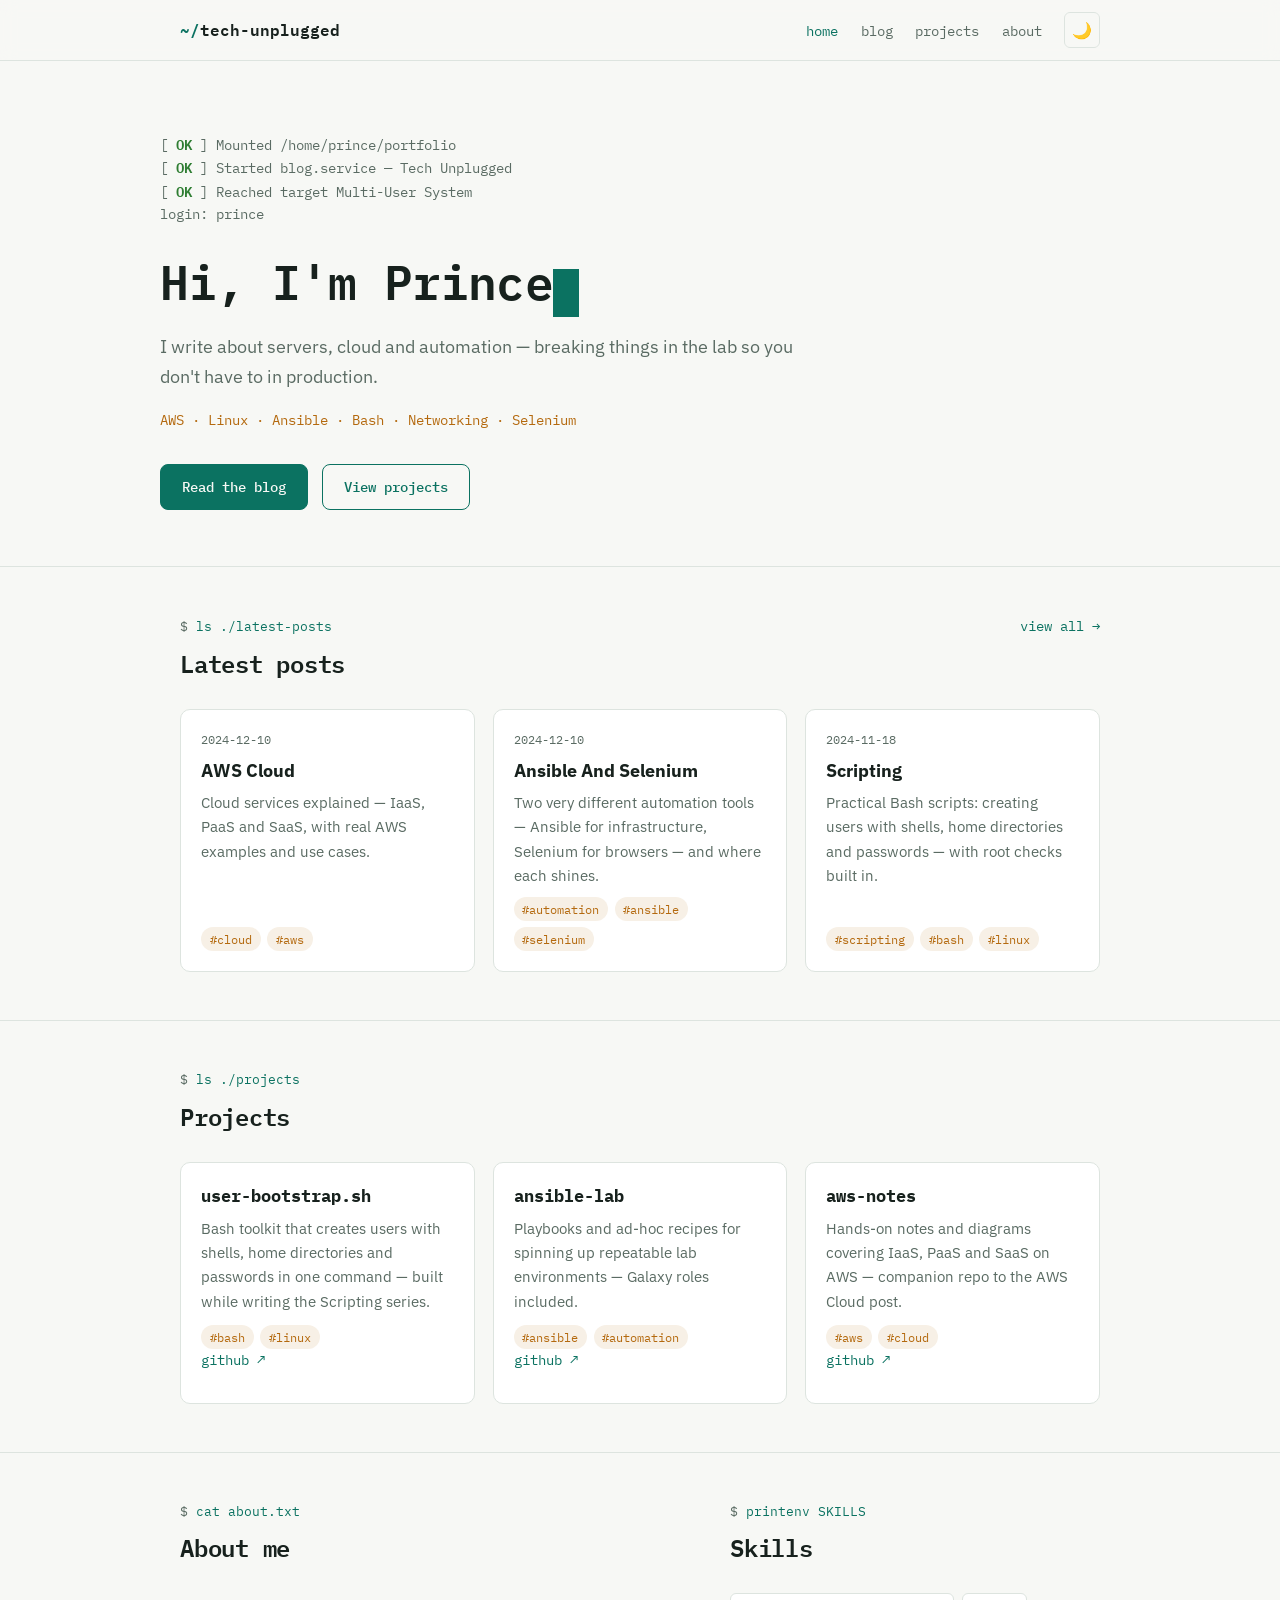
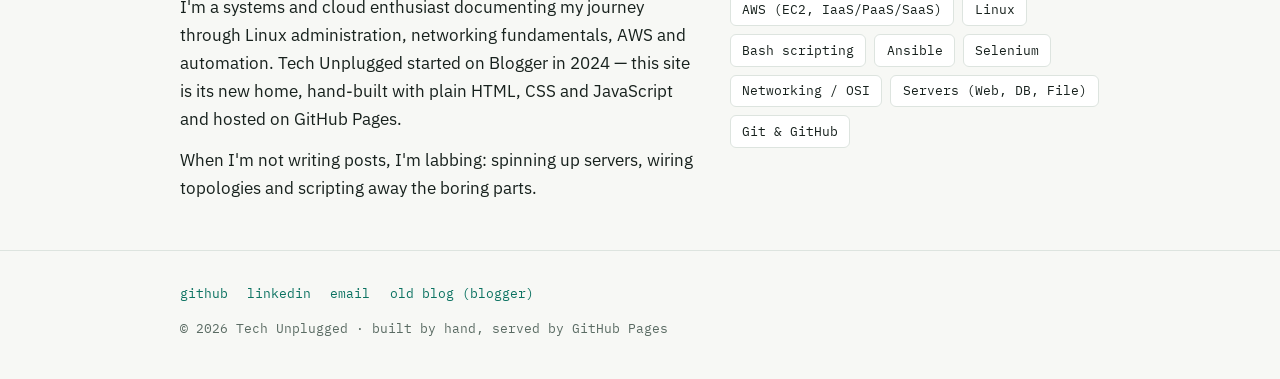
<file: index.html>
<!DOCTYPE html>
<html lang="en">
<head>
  <meta charset="UTF-8" />
  <meta name="viewport" content="width=device-width, initial-scale=1.0" />
  <title>Tech Unplugged — DevOps, Cloud & Linux</title>
  <meta name="description" content="Portfolio and blog of Prince — DevOps, AWS Cloud, Linux, Networking and Automation." />
  <link rel="preconnect" href="https://fonts.googleapis.com" />
  <link rel="preconnect" href="https://fonts.gstatic.com" crossorigin />
  <link href="https://fonts.googleapis.com/css2?family=IBM+Plex+Mono:wght@400;500;600&family=IBM+Plex+Sans:wght@400;500;600&display=swap" rel="stylesheet" />
  <link rel="stylesheet" href="css/style.css" />
</head>
<body>

  <nav class="nav">
    <div class="container nav-inner">
      <a class="brand" href="index.html"><span class="prompt">~/</span>tech-unplugged</a>
      <ul class="nav-links">
        <li><a href="index.html" class="active">home</a></li>
        <li><a href="blog.html">blog</a></li>
        <li><a href="index.html#projects">projects</a></li>
        <li><a href="index.html#about">about</a></li>
        <li><button id="theme-toggle" aria-label="Toggle dark mode">🌙</button></li>
      </ul>
    </div>
  </nav>

  <header class="hero container">
    <div class="bootlog" aria-hidden="true">
      <span class="line">[ <span class="ok">OK</span> ] Mounted /home/prince/portfolio</span>
      <span class="line">[ <span class="ok">OK</span> ] Started blog.service — Tech Unplugged</span>
      <span class="line">[ <span class="ok">OK</span> ] Reached target Multi-User System</span>
      <span class="line">login: prince</span>
    </div>
    <h1>Hi, I'm Prince<span class="cursor"></span></h1>
    <p class="tagline">
      I write about servers, cloud and automation — breaking things in the lab so
      you don't have to in production.
    </p>
    <p class="stack">AWS · Linux · Ansible · Bash · Networking · Selenium</p>
    <div class="hero-actions">
      <a class="btn btn-primary" href="blog.html">Read the blog</a>
      <a class="btn btn-ghost" href="#projects">View projects</a>
    </div>
  </header>

  <section class="section">
    <div class="container">
      <div class="section-head">
        <div>
          <p class="eyebrow">ls ./latest-posts</p>
          <h2>Latest posts</h2>
        </div>
        <a class="see-all" href="blog.html">view all →</a>
      </div>
      <div class="post-grid" id="latest-posts"><!-- filled by js --></div>
    </div>
  </section>

  <section class="section" id="projects">
    <div class="container">
      <p class="eyebrow">ls ./projects</p>
      <h2>Projects</h2>
      <div class="project-grid">
        <!-- TODO: replace these placeholders with your real projects -->
        <article class="project-card">
          <h3>user-bootstrap.sh</h3>
          <p>Bash toolkit that creates users with shells, home directories and passwords in one command — built while writing the Scripting series.</p>
          <div class="tags"><span class="tag">#bash</span> <span class="tag">#linux</span></div>
          <p class="links"><a href="https://github.com/YOUR_USERNAME" target="_blank" rel="noopener">github ↗</a></p>
        </article>
        <article class="project-card">
          <h3>ansible-lab</h3>
          <p>Playbooks and ad-hoc recipes for spinning up repeatable lab environments — Galaxy roles included.</p>
          <div class="tags"><span class="tag">#ansible</span> <span class="tag">#automation</span></div>
          <p class="links"><a href="https://github.com/YOUR_USERNAME" target="_blank" rel="noopener">github ↗</a></p>
        </article>
        <article class="project-card">
          <h3>aws-notes</h3>
          <p>Hands-on notes and diagrams covering IaaS, PaaS and SaaS on AWS — companion repo to the AWS Cloud post.</p>
          <div class="tags"><span class="tag">#aws</span> <span class="tag">#cloud</span></div>
          <p class="links"><a href="https://github.com/YOUR_USERNAME" target="_blank" rel="noopener">github ↗</a></p>
        </article>
      </div>
    </div>
  </section>

  <section class="section" id="about">
    <div class="container about-grid">
      <div>
        <p class="eyebrow">cat about.txt</p>
        <h2>About me</h2>
        <p>
          I'm a systems and cloud enthusiast documenting my journey through
          Linux administration, networking fundamentals, AWS and automation.
          Tech Unplugged started on Blogger in 2024 — this site is its new home,
          hand-built with plain HTML, CSS and JavaScript and hosted on GitHub Pages.
        </p>
        <p style="margin-top: 0.8rem;">
          <!-- TODO: personalize this paragraph — your background, goals, what you're learning now -->
          When I'm not writing posts, I'm labbing: spinning up servers, wiring
          topologies and scripting away the boring parts.
        </p>
      </div>
      <div>
        <p class="eyebrow">printenv SKILLS</p>
        <h2>Skills</h2>
        <div class="skills">
          <span class="skill">AWS (EC2, IaaS/PaaS/SaaS)</span>
          <span class="skill">Linux</span>
          <span class="skill">Bash scripting</span>
          <span class="skill">Ansible</span>
          <span class="skill">Selenium</span>
          <span class="skill">Networking / OSI</span>
          <span class="skill">Servers (Web, DB, File)</span>
          <span class="skill">Git &amp; GitHub</span>
        </div>
      </div>
    </div>
  </section>

  <footer>
    <div class="container">
      <div class="foot-links">
        <!-- TODO: update with your real links -->
        <a href="https://github.com/YOUR_USERNAME" target="_blank" rel="noopener">github</a>
        <a href="https://www.linkedin.com/in/YOUR_USERNAME" target="_blank" rel="noopener">linkedin</a>
        <a href="mailto:you@example.com">email</a>
        <a href="https://basicprince.blogspot.com/" target="_blank" rel="noopener">old blog (blogger)</a>
      </div>
      <p>© 2026 Tech Unplugged · built by hand, served by GitHub Pages</p>
    </div>
  </footer>

  <script src="js/main.js"></script>
</body>
</html>
</file>
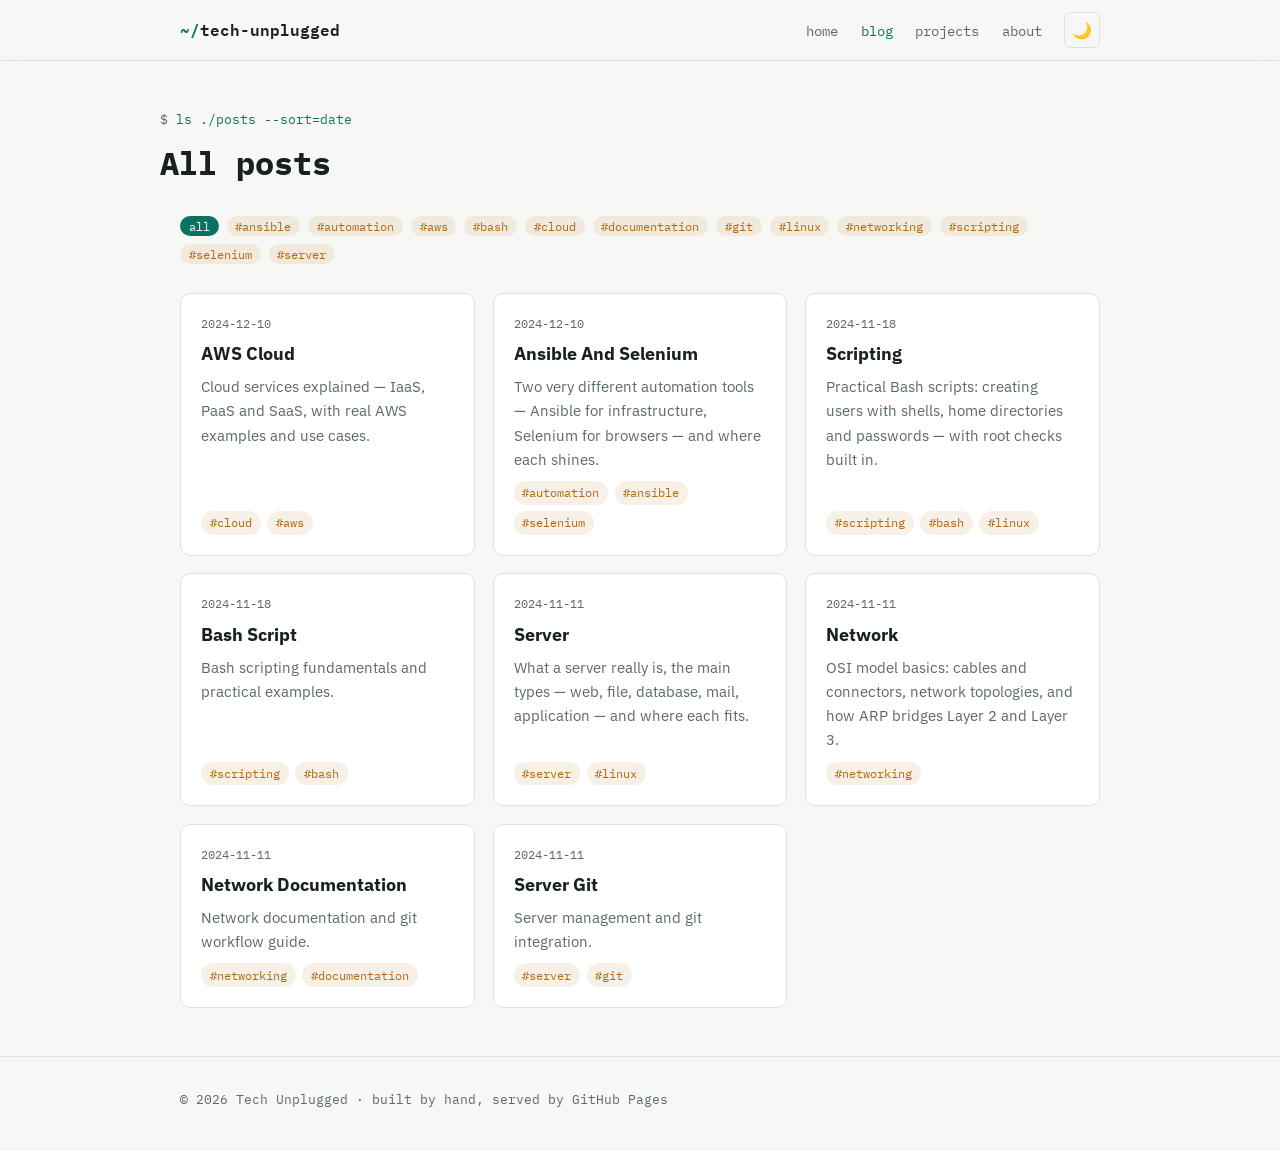
<file: blog.html>
<!DOCTYPE html>
<html lang="en">
<head>
  <meta charset="UTF-8" />
  <meta name="viewport" content="width=device-width, initial-scale=1.0" />
  <title>Blog — Tech Unplugged</title>
  <meta name="description" content="All posts on Tech Unplugged — DevOps, AWS Cloud, Linux, Networking and Automation." />
  <link rel="preconnect" href="https://fonts.googleapis.com" />
  <link rel="preconnect" href="https://fonts.gstatic.com" crossorigin />
  <link href="https://fonts.googleapis.com/css2?family=IBM+Plex+Mono:wght@400;500;600&family=IBM+Plex+Sans:wght@400;500;600&display=swap" rel="stylesheet" />
  <link rel="stylesheet" href="css/style.css" />
</head>
<body>

  <nav class="nav">
    <div class="container nav-inner">
      <a class="brand" href="index.html"><span class="prompt">~/</span>tech-unplugged</a>
      <ul class="nav-links">
        <li><a href="index.html">home</a></li>
        <li><a href="blog.html" class="active">blog</a></li>
        <li><a href="index.html#projects">projects</a></li>
        <li><a href="index.html#about">about</a></li>
        <li><button id="theme-toggle" aria-label="Toggle dark mode">🌙</button></li>
      </ul>
    </div>
  </nav>

  <header class="page-title container">
    <p class="eyebrow">ls ./posts --sort=date</p>
    <h1>All posts</h1>
  </header>

  <div class="container">
    <div class="filter-bar" id="filter-bar"><!-- tag filters injected --></div>
    <div class="post-grid" id="all-posts" style="padding-bottom: 3rem;"><!-- posts injected --></div>
  </div>

  <footer>
    <div class="container">
      <p>© 2026 Tech Unplugged · built by hand, served by GitHub Pages</p>
    </div>
  </footer>

  <script src="js/main.js"></script>
</body>
</html>
</file>
<file: css/style.css>
/* ============================================
   Tech Unplugged — stylesheet
   Light theme default, dark theme via [data-theme="dark"]
   ============================================ */

:root {
  --bg: #f7f8f5;
  --surface: #ffffff;
  --ink: #17211d;
  --muted: #5a6b63;
  --line: #dde4df;
  --accent: #0b7261;
  --accent-soft: #e3f0ec;
  --accent-2: #b4690e;
  --ok: #2e7d32;
  --code-bg: #eef2ef;
  --shadow: 0 1px 2px rgba(23, 33, 29, 0.06), 0 4px 14px rgba(23, 33, 29, 0.05);

  --font-mono: "IBM Plex Mono", ui-monospace, "Cascadia Code", Menlo, monospace;
  --font-body: "IBM Plex Sans", system-ui, -apple-system, sans-serif;
}

[data-theme="dark"] {
  --bg: #0d1412;
  --surface: #131c19;
  --ink: #dce7e1;
  --muted: #8fa39a;
  --line: #24312c;
  --accent: #3ecf9a;
  --accent-soft: #14261f;
  --accent-2: #e5a050;
  --ok: #57c065;
  --code-bg: #101a16;
  --shadow: 0 1px 2px rgba(0, 0, 0, 0.3), 0 4px 14px rgba(0, 0, 0, 0.25);
}

* { box-sizing: border-box; margin: 0; padding: 0; }

html { scroll-behavior: smooth; }

body {
  background: var(--bg);
  color: var(--ink);
  font-family: var(--font-body);
  font-size: 1.0625rem;
  line-height: 1.65;
  transition: background 0.25s ease, color 0.25s ease;
}

a { color: var(--accent); text-decoration: none; }
a:hover { text-decoration: underline; }
a:focus-visible, button:focus-visible {
  outline: 2px solid var(--accent);
  outline-offset: 3px;
  border-radius: 2px;
}

.container { max-width: 960px; margin: 0 auto; padding: 0 1.25rem; }

/* ---------- Nav ---------- */
.nav {
  position: sticky; top: 0; z-index: 50;
  background: color-mix(in srgb, var(--bg) 88%, transparent);
  backdrop-filter: blur(8px);
  border-bottom: 1px solid var(--line);
}
.nav-inner {
  display: flex; align-items: center; justify-content: space-between;
  height: 60px;
}
.brand {
  font-family: var(--font-mono);
  font-weight: 600; font-size: 1rem; color: var(--ink);
}
.brand .prompt { color: var(--accent); }
.brand:hover { text-decoration: none; }
.nav-links { display: flex; align-items: center; gap: 1.4rem; list-style: none; }
.nav-links a {
  font-family: var(--font-mono); font-size: 0.85rem; color: var(--muted);
}
.nav-links a:hover, .nav-links a.active { color: var(--accent); text-decoration: none; }

#theme-toggle {
  background: none; border: 1px solid var(--line); border-radius: 6px;
  color: var(--ink); cursor: pointer; font-size: 1rem;
  width: 36px; height: 36px; display: grid; place-items: center;
  transition: border-color 0.2s;
}
#theme-toggle:hover { border-color: var(--accent); }

/* ---------- Hero: boot log ---------- */
.hero { padding: 4.5rem 0 3.5rem; }
.bootlog {
  font-family: var(--font-mono);
  font-size: 0.85rem;
  color: var(--muted);
  margin-bottom: 1.75rem;
  min-height: 5.4em;
}
.bootlog .line { display: block; }
.bootlog .ok { color: var(--ok); font-weight: 600; }
.bootlog .line { opacity: 0; animation: fadein 0.3s ease forwards; }
.bootlog .line:nth-child(1) { animation-delay: 0.15s; }
.bootlog .line:nth-child(2) { animation-delay: 0.55s; }
.bootlog .line:nth-child(3) { animation-delay: 0.95s; }
.bootlog .line:nth-child(4) { animation-delay: 1.35s; }
@keyframes fadein { to { opacity: 1; } }

.hero h1 {
  font-family: var(--font-mono);
  font-size: clamp(1.9rem, 5vw, 3rem);
  font-weight: 600; letter-spacing: -0.02em; line-height: 1.15;
}
.hero h1 .cursor {
  display: inline-block; width: 0.55em; height: 1em;
  background: var(--accent); vertical-align: text-bottom;
  animation: blink 1.1s steps(1) infinite;
}
@keyframes blink { 50% { opacity: 0; } }

.hero .tagline { margin-top: 0.9rem; font-size: 1.15rem; color: var(--muted); max-width: 42rem; }
.hero .stack {
  margin-top: 1.1rem; font-family: var(--font-mono); font-size: 0.85rem; color: var(--accent-2);
}
.hero-actions { margin-top: 2rem; display: flex; gap: 0.9rem; flex-wrap: wrap; }

.btn {
  display: inline-block; padding: 0.65rem 1.3rem; border-radius: 8px;
  font-family: var(--font-mono); font-size: 0.9rem; font-weight: 500;
  border: 1px solid var(--accent); transition: transform 0.15s, box-shadow 0.15s;
}
.btn:hover { text-decoration: none; transform: translateY(-2px); box-shadow: var(--shadow); }
.btn-primary { background: var(--accent); color: var(--bg); }
.btn-ghost { color: var(--accent); background: transparent; }

/* ---------- Sections ---------- */
.section { padding: 3rem 0; border-top: 1px solid var(--line); }
.eyebrow {
  font-family: var(--font-mono); font-size: 0.8rem; color: var(--accent);
  margin-bottom: 0.4rem;
}
.eyebrow::before { content: "$ "; color: var(--muted); }
.section h2 {
  font-family: var(--font-mono); font-size: 1.5rem; font-weight: 600;
  margin-bottom: 1.6rem; letter-spacing: -0.01em;
}
.section-head { display: flex; align-items: baseline; justify-content: space-between; flex-wrap: wrap; gap: 0.5rem; }
.see-all { font-family: var(--font-mono); font-size: 0.85rem; }

/* ---------- Post cards ---------- */
.post-grid { display: grid; grid-template-columns: repeat(auto-fill, minmax(260px, 1fr)); gap: 1.1rem; }
.post-card {
  background: var(--surface); border: 1px solid var(--line); border-radius: 10px;
  padding: 1.25rem; display: flex; flex-direction: column; gap: 0.55rem;
  transition: transform 0.15s, box-shadow 0.15s, border-color 0.15s;
}
.post-card:hover { transform: translateY(-3px); box-shadow: var(--shadow); border-color: var(--accent); }
.post-card .date { font-family: var(--font-mono); font-size: 0.75rem; color: var(--muted); }
.post-card h3 { font-size: 1.1rem; line-height: 1.35; }
.post-card h3 a { color: var(--ink); }
.post-card h3 a:hover { color: var(--accent); text-decoration: none; }
.post-card p { font-size: 0.92rem; color: var(--muted); flex: 1; }
.tags { display: flex; gap: 0.4rem; flex-wrap: wrap; }
.tag {
  font-family: var(--font-mono); font-size: 0.72rem; color: var(--accent-2);
  background: color-mix(in srgb, var(--accent-2) 10%, transparent);
  padding: 0.15rem 0.55rem; border-radius: 999px;
  border: none; cursor: pointer;
}
button.tag[aria-pressed="true"] { background: var(--accent); color: var(--bg); }

/* ---------- Projects ---------- */
.project-grid { display: grid; grid-template-columns: repeat(auto-fill, minmax(280px, 1fr)); gap: 1.1rem; }
.project-card {
  background: var(--surface); border: 1px solid var(--line); border-radius: 10px;
  padding: 1.25rem;
}
.project-card h3 { font-size: 1.05rem; margin-bottom: 0.4rem; font-family: var(--font-mono); }
.project-card p { font-size: 0.92rem; color: var(--muted); margin-bottom: 0.7rem; }
.project-card .links { font-family: var(--font-mono); font-size: 0.85rem; }

/* ---------- About / skills ---------- */
.about-grid { display: grid; grid-template-columns: 1.4fr 1fr; gap: 2rem; }
.skills { display: flex; flex-wrap: wrap; gap: 0.5rem; align-content: flex-start; }
.skill {
  font-family: var(--font-mono); font-size: 0.8rem;
  border: 1px solid var(--line); border-radius: 6px; padding: 0.3rem 0.7rem;
  background: var(--surface);
}
@media (max-width: 680px) { .about-grid { grid-template-columns: 1fr; } }

/* ---------- Footer ---------- */
footer {
  border-top: 1px solid var(--line); padding: 2rem 0 2.5rem;
  font-family: var(--font-mono); font-size: 0.82rem; color: var(--muted);
}
footer .foot-links { display: flex; gap: 1.2rem; margin-bottom: 0.8rem; flex-wrap: wrap; }

/* ---------- Blog list page ---------- */
.page-title { padding: 3rem 0 0.5rem; }
.page-title h1 { font-family: var(--font-mono); font-size: 2rem; }
.filter-bar { margin: 1.2rem 0 1.8rem; display: flex; gap: 0.5rem; flex-wrap: wrap; }

/* ---------- Post page ---------- */
.post-header { padding: 3rem 0 1rem; }
.post-header h1 { font-family: var(--font-mono); font-size: clamp(1.6rem, 4vw, 2.3rem); line-height: 1.25; }
.post-meta { margin-top: 0.7rem; font-family: var(--font-mono); font-size: 0.85rem; color: var(--muted); display: flex; gap: 1rem; align-items: center; flex-wrap: wrap; }

.post-body { max-width: 720px; padding-bottom: 3rem; }
.post-body h1, .post-body h2, .post-body h3 {
  font-family: var(--font-mono); margin: 2rem 0 0.8rem; line-height: 1.3;
}
.post-body h2 { font-size: 1.4rem; border-bottom: 1px solid var(--line); padding-bottom: 0.4rem; }
.post-body h3 { font-size: 1.15rem; }
.post-body p { margin: 0.9rem 0; }
.post-body ul, .post-body ol { margin: 0.9rem 0 0.9rem 1.5rem; }
.post-body li { margin: 0.35rem 0; }
.post-body strong { color: var(--accent-2); }
.post-body code {
  font-family: var(--font-mono); font-size: 0.88em;
  background: var(--code-bg); padding: 0.12em 0.4em; border-radius: 4px;
}
.post-body pre {
  background: var(--code-bg); border: 1px solid var(--line); border-radius: 10px;
  padding: 1rem 1.2rem; overflow-x: auto; margin: 1.1rem 0;
}
.post-body pre code { background: none; padding: 0; font-size: 0.85rem; line-height: 1.55; }
.post-body img { max-width: 100%; border-radius: 8px; margin: 1rem 0; }
.post-body blockquote {
  border-left: 3px solid var(--accent); padding-left: 1rem; color: var(--muted); margin: 1rem 0;
}

.back-link { font-family: var(--font-mono); font-size: 0.85rem; }

/* ---------- Desktop full-width article ---------- */
@media (min-width: 1024px) {
  .post-header.container { max-width: 100%; }
  main.container { max-width: 100%; }
  .post-body { max-width: 100%; }
}

/* ---------- Motion safety ---------- */
@media (prefers-reduced-motion: reduce) {
  html { scroll-behavior: auto; }
  .bootlog .line { animation: none; opacity: 1; }
  .hero h1 .cursor { animation: none; }
  .post-card:hover, .btn:hover { transform: none; }
}
</file>
